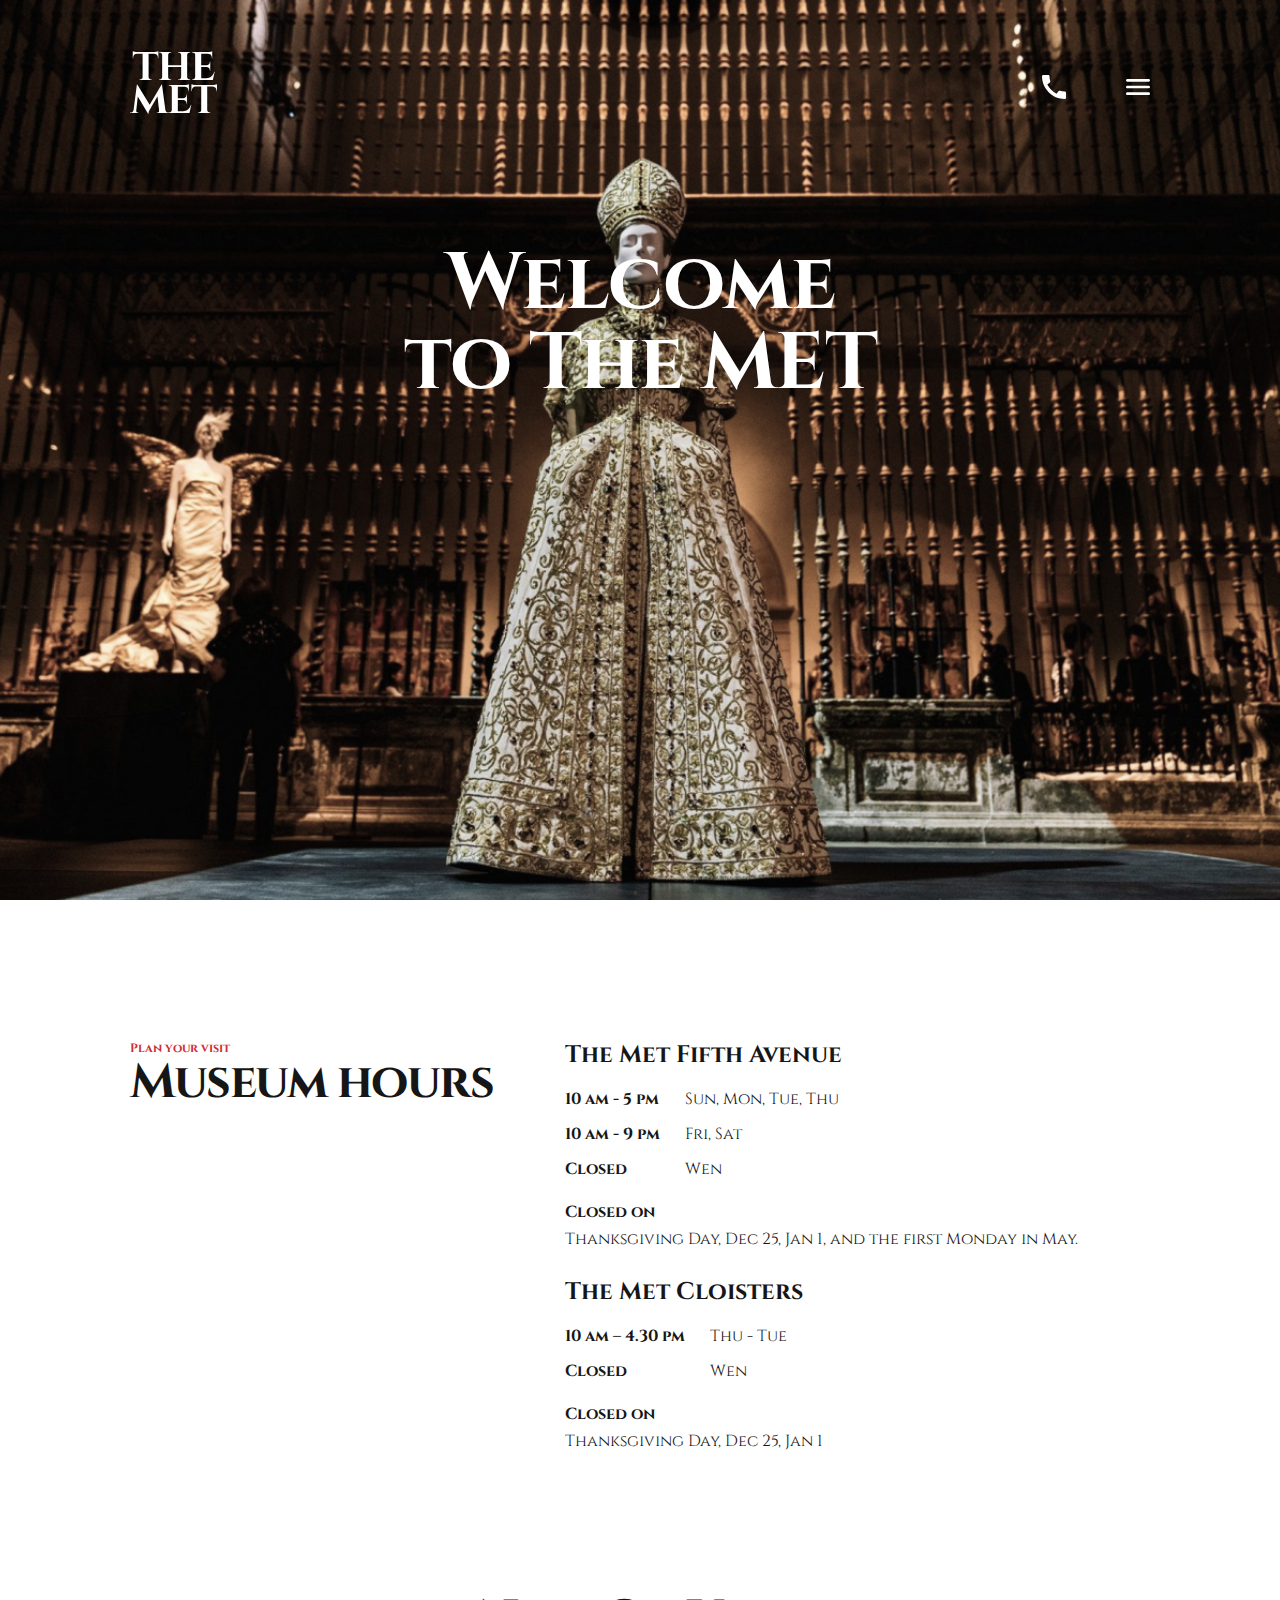
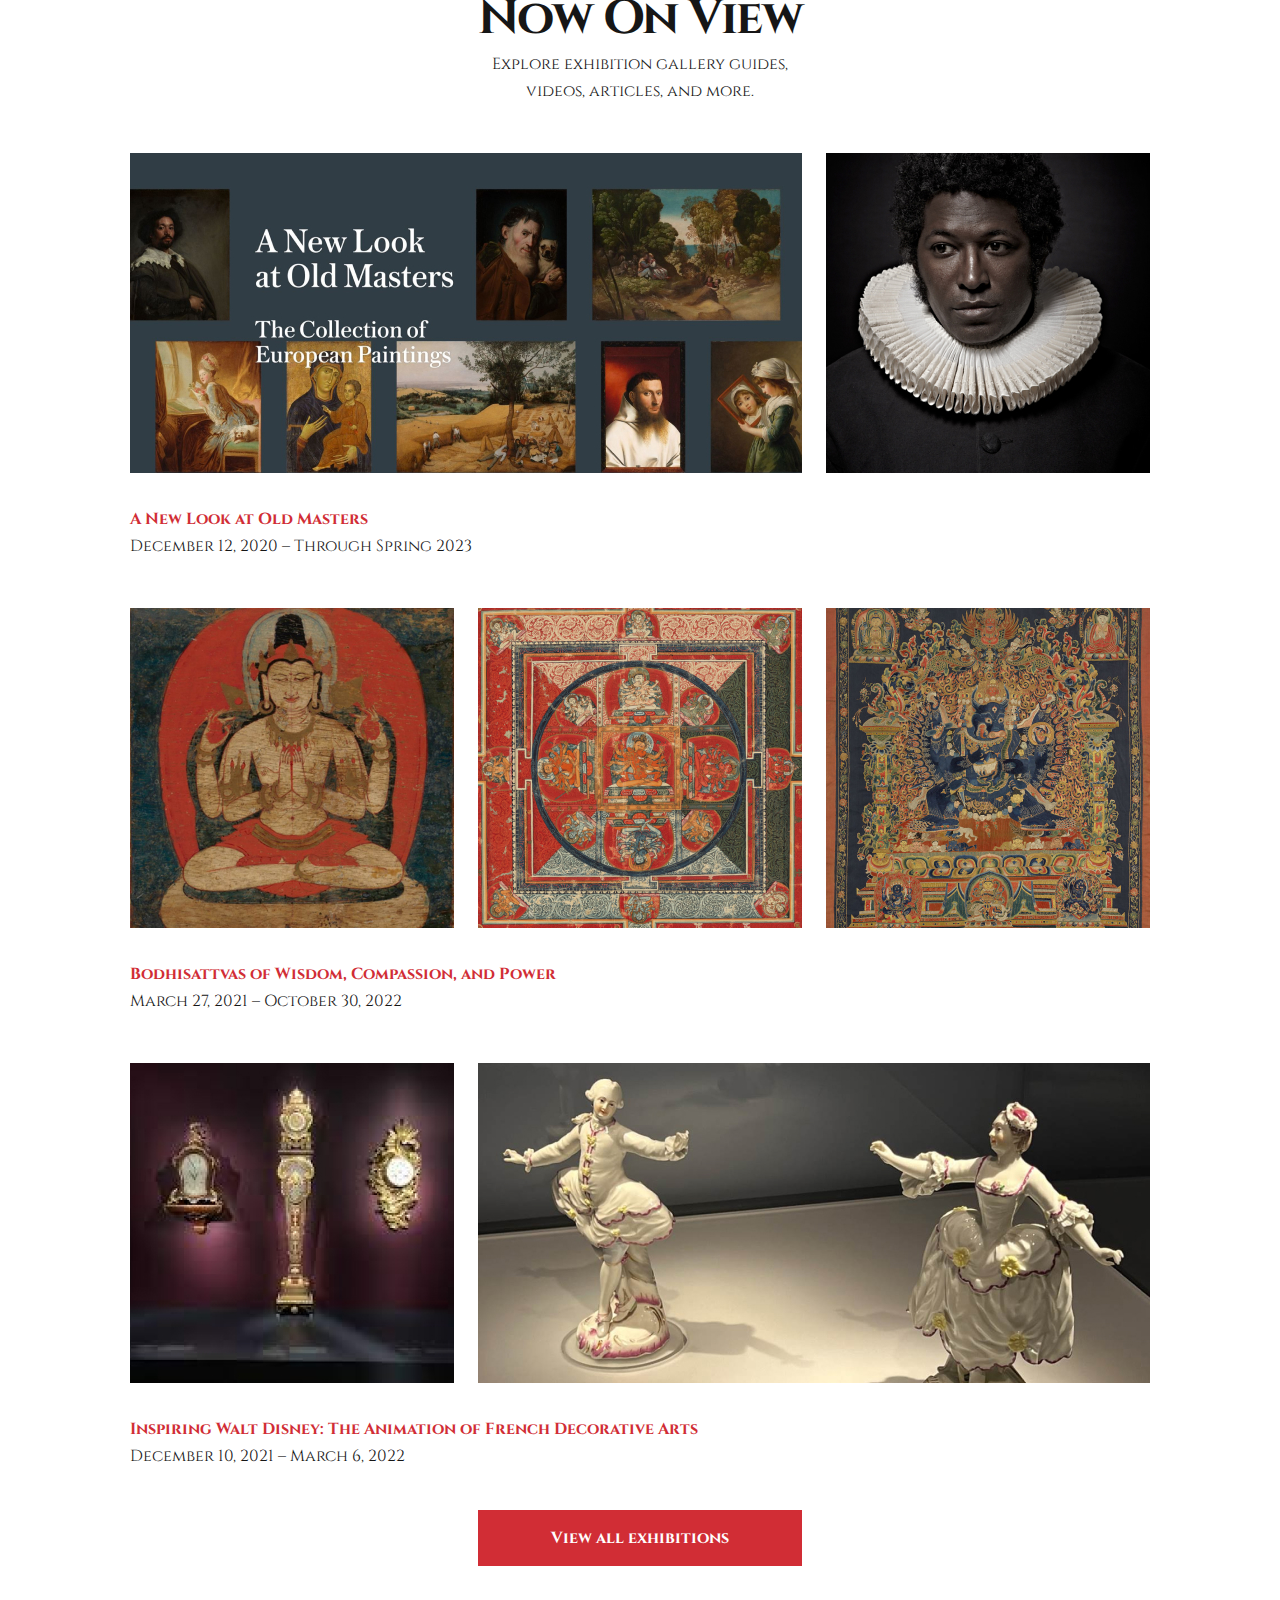
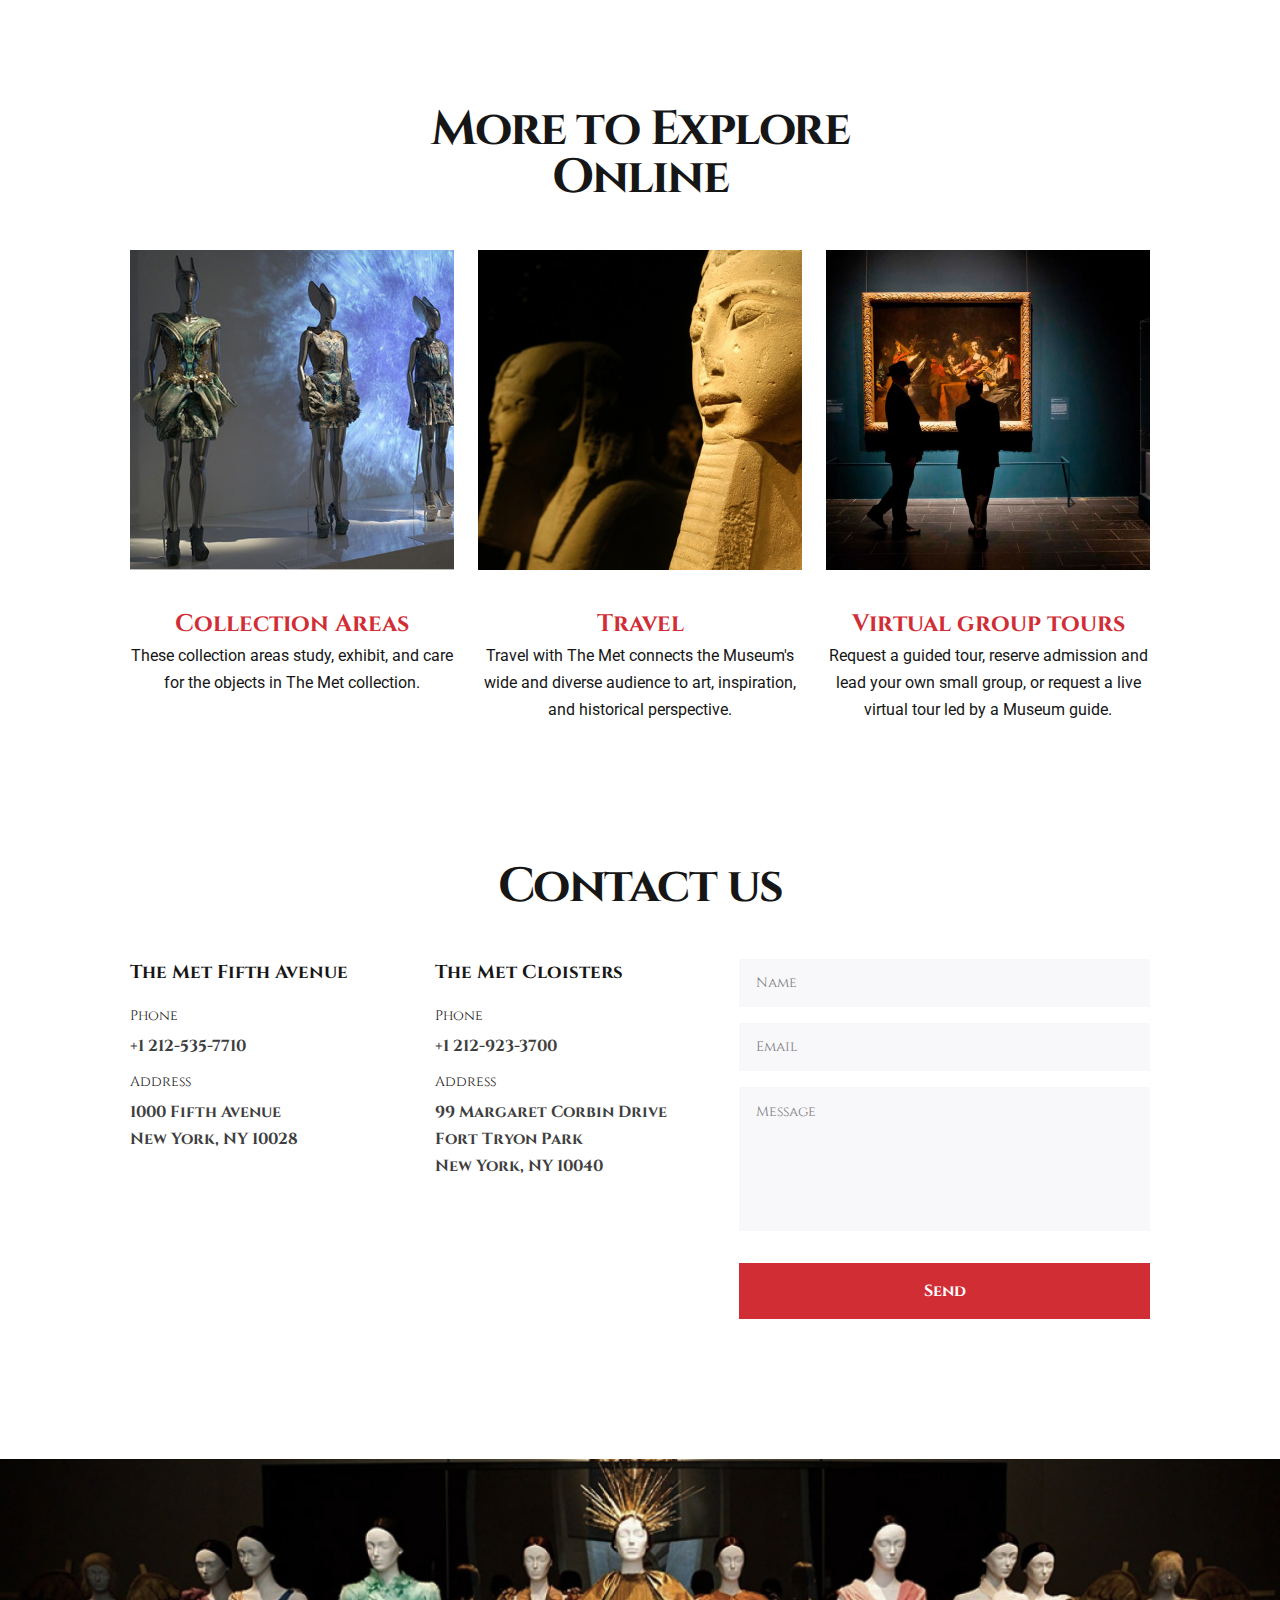
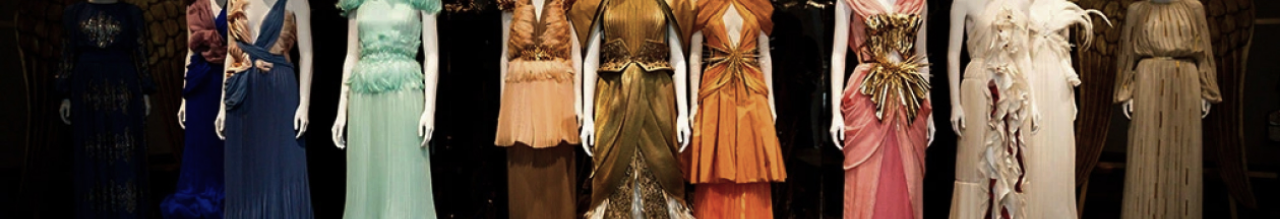
<file: index.html>
<!DOCTYPE html><html lang="en" class="page"><head><meta charset="UTF-8"><meta name="viewport" content="width=device-width, initial-scale=1.0"><title>The Met</title><link rel="preconnect" href="https://fonts.googleapis.com"><link rel="preconnect" href="https://fonts.gstatic.com" crossorigin="anonymous"><link href="https://fonts.googleapis.com/css2?family=Cinzel:wght@400;700&family=Roboto&display=swap" rel="stylesheet"><link rel="stylesheet" href="main.c9f9e653.css"><link rel="icon" type="image/x-icon" href="favicon.0dfe1570.ico"><script src="main.b2b0b56a.js" defer></script></head><body class="page__body"> <header class="header page__section"> <div class="container"> <div class="top-actions"> <a href="#" class="logo"> <img src="logo.6c26cf95.svg" alt="MET" class="logo__img"> </a> <div class="header__buttons"> <a href="tel: +1 212-535-7710" class="header__call icon icon--phone"> <div class="header__call-info"> <p> The Met Fifth Avenue <br> +1 212-535-7710 </p> <p> The Met Cloisters <br> +1212-923-3700 </p> </div> </a> <a href="#menu" class="icon icon--menu"></a> </div> </div> <h1 class="header__title"> Welcome<br> to The MET </h1> </div> </header> <nav class="page__menu menu" id="menu"> <div class="container"> <div class="menu__content"> <div class="menu__top top-actions"> <a href="#" class="logo"> <img src="logo.6c26cf95.svg" alt="MET" class="logo__img"> </a> <a href="#" class="icon icon--cross"></a> </div> <ul class="menu__list"> <li class="menu__item"> <a href="#" class="menu__link">Home</a> </li> <li class="menu__item"> <a href="#about" class="menu__link">About us</a> </li> <li class="menu__item"> <a href="#view" class="menu__link">Now on view</a> </li> <li class="menu__item"> <a href="#explore" class="menu__link">Explore online</a> </li> <li class="menu__item"> <a href="#contacts" class="menu__link">Contacts</a> </li> </ul> <div class="menu__phones"> The Met Fifth Avenue <a href="tel: +1 212-535-7710" class="menu__call menu__call--phone"> +1 212-535-7710 </a> The Met Cloisters <a href="tel: +1 212-923-3700" class="menu__call menu__call--phone"> +1 212-923-3700 </a> <a href="tel: +1 212-535-7710" class="menu__call menu__call--action"> Call to Order </a> </div> </div> </div> </nav> <main> <section class="page__section about" id="about"> <div class="container"> <div class="grid grid--desktop"> <div class="grid__item grid__item--laptop--1-3 grid__item--desktop--1-5"> <p class="about__visit">Plan your visit</p> <h2 class="about__title">Museum hours</h2> </div> <div class="grid__item grid__item--laptop--4-6 grid__item--desktop--6-12"> <div class="about__block"> <h3 class="about__name">The Met Fifth Avenue</h3> <div class="about__timetable"> <div class="about__text about__text--bold"> <p class="about__table-text">10 am - 5 pm</p> <p class="about__table-text">10 am - 9 pm</p> <p class="about__table-text">Closed</p> </div> <div class="about__text"> <p class="about__table-text"> Sun, Mon, Tue, Thu </p> <p class="about__table-text">Fri, Sat</p> <p class="about__table-text">Wen</p> </div> </div> <p class="about__text about__text--bold"> Closed on </p> <p class="about__text">Thanksgiving Day, Dec 25, Jan 1, and the first Monday in May.</p> </div> <div class="about__block"> <h3 class="about__name">The Met Cloisters</h3> <div class="about__timetable"> <div class="about__text about__text--bold"> <p class="about__table-text">10 am – 4.30 pm</p> <p class="about__table-text">Closed</p> </div> <div class="about__text"> <p class="about__table-text">Thu - Tue</p> <p class="about__table-text">Wen</p> </div> </div> <p class="about__text about__text--bold">Closed on</p> <p class="about__text">Thanksgiving Day, Dec 25, Jan 1</p> </div> </div> </div> </div> </section> <section class="page__section gallery" id="view"> <div class="container"> <h2 class="page__section-title gallery__title"> Now On View </h2> <p class="gallery__text">Explore exhibition gallery guides, videos, articles, and more.</p> <div class="gallery__places"> <div class="gallery__place place"> <div class="place__photos"> <div class="grid place__photo-container"> <div class="grid__item grid__item--laptop--1-4 grid__item--desktop--1-8"> <img src="gallery_1.e80bed0f.jpg" alt="1" class="place__photo place__photo--large"> </div> <div class="grid__item grid__item--laptop--5-6 grid__item--desktop--9-12"> <img src="gallery_2.ba2a46f6.jpg" alt="1" class="place__photo"> </div> </div> </div> <div class="place__description"> <p class="place__name"> <a href="#" class="link"> A New Look at Old Masters </a> </p> December 12, 2020 – Through Spring 2023 </div> </div> <div class="gallery__place place"> <div class="place__photos"> <div class="grid grid--mobile place__photo-container"> <div class="grid__item grid__item--laptop--1-3 grid__item--desktop--1-4"> <img src="gallery_3.f7ab3557.jpg" alt="1" class="place__photo"> </div> <div class="grid__item grid__item--laptop--4-6 grid__item--desktop--5-8"> <img src="gallery_4.db064541.jpg" alt="1" class="place__photo"> </div> <div class="grid__item grid__item--hidden grid__item--desktop--9-12"> <img src="gallery_5.238d1068.jpg" alt="1" class="place__photo"> </div> </div> </div> <div class="place__description"> <p class="place__name"> <a href="#" class="link"> Bodhisattvas of Wisdom, Compassion, and Power </a> </p> March 27, 2021 – October 30, 2022 </div> </div> <div class="gallery__place place"> <div class="place__photos"> <div class="grid place__photo-container"> <div class="grid__item grid__item--laptop--1-2 grid__item--desktop--1-4"> <img src="gallery_6.a0d592c4.jpg" alt="1" class="place__photo"> </div> <div class="grid__item grid__item--laptop--3-6 grid__item--desktop--5-12"> <img src="gallery_7.e4e96a0f.jpg" alt="1" class="place__photo place__photo--large-bottom"> </div> </div> </div> <div class="place__description"> <p class="place__name"> <a href="#" class="link"> Inspiring Walt Disney: The Animation of French Decorative Arts </a> </p> December 10, 2021 – March 6, 2022 </div> </div> </div> <div class="grid"> <div class="grid__item--1-2 grid__item--laptop--2-5 grid__item--desktop--5-8"> <a href="#" class="button"> View all exhibitions </a> </div> </div> </div> </section> <section class="page__section explores" id="explore"> <div class="container"> <div class="grid"> <h2 class="page__section-title explores__title grid__item--1-2 grid__item--laptop--2-5 grid__item--desktop--4-9"> More to Explore Online </h2> <div class="explores__item grid__item--1-2 grid__item--laptop--2-5 grid__item--desktop--1-4"> <div class="explore"> <img src="explore_1.9b107a2f.jpg" alt="Collection Areas" class="explore__photo"> <h3 class="explore__name"> <a href="#" class="link"> Collection Areas </a> </h3> <div class="explore__desc"> These collection areas study, exhibit, and care for the objects in The Met collection. </div> </div> </div> <div class="explores__item grid__item--1-2 grid__item--laptop--2-5 grid__item--desktop--5-8"> <div class="explore"> <img src="explore_2.337a2efb.jpg" alt="Travel" class="explore__photo"> <h3 class="explore__name"> <a href="#" class="link"> Travel </a> </h3> <div class="explore__desc"> Travel with The Met connects the Museum's wide and diverse audience to art, inspiration, and historical perspective. </div> </div> </div> <div class="explores__item grid__item--1-2 grid__item--laptop--2-5 grid__item--desktop--9-12"> <div class="explore"> <img src="explore_3.7a4a826e.jpg" alt="Virtual group tours" class="explore__photo"> <h3 class="explore__name"> <a href="#" class="link"> Virtual group tours </a> </h3> <div class="explore__desc"> Request a guided tour, reserve admission and lead your own small group, or request a live virtual tour led by a Museum guide. </div> </div> </div> </div> </div> </section> <section class="page__section contact-us" id="contacts"> <div class="container"> <h2 class="contact-us__title page__section-title">Contact us</h2> <div class="grid grid--desktop"> <div class="contact-us__content grid__item--desktop--1-7 grid__item--laptop--1-3"> <div class="contact-us__group"> <h3 class="contact-us__name"> The Met Fifth Avenue </h3> <div class="contact-us__info"> <div class="contact-us__info-title"> Phone </div> <a href="tel:+1 212-535-7710" class="contact-us__info-link"> +1 212-535-7710 </a> </div> <div class="contact-us__info"> <div class="contact-us__info-title"> Address </div> <a href="#" class="contact-us__info-link"> 1000 Fifth Avenue<br>New York, NY 10028 </a> </div> </div> <div class="contact-us__group"> <h3 class="contact-us__name"> The Met Cloisters </h3> <div class="contact-us__info"> <div class="contact-us__info-title"> Phone </div> <a href="tel:+1 212-923-3700" class="contact-us__info-link"> +1 212-923-3700 </a> </div> <div class="contact-us__info"> <div class="contact-us__info-title"> Address </div> <a href="#" class="contact-us__info-link"> 99 Margaret Corbin Drive <br> Fort Tryon Park<br> New York, NY 10040 </a> </div> </div> </div> <div class="grid__item--desktop--8-12 grid__item--laptop--4-6"> <form action="#"> <input class="contact-us__field form-field" name="Name" type="text" placeholder="Name"> <input name="Email" type="email" class="contact-us__field form-field" placeholder="Email"> <textarea name="message" class="contact-us__field contact-us__field--last form-field form-field--textarea" placeholder="Message"></textarea> <button class="button" type="submit"> Send </button> </form> </div> </div> </div> </section> </main> <footer class="footer"> </footer> </body></html>
</file>
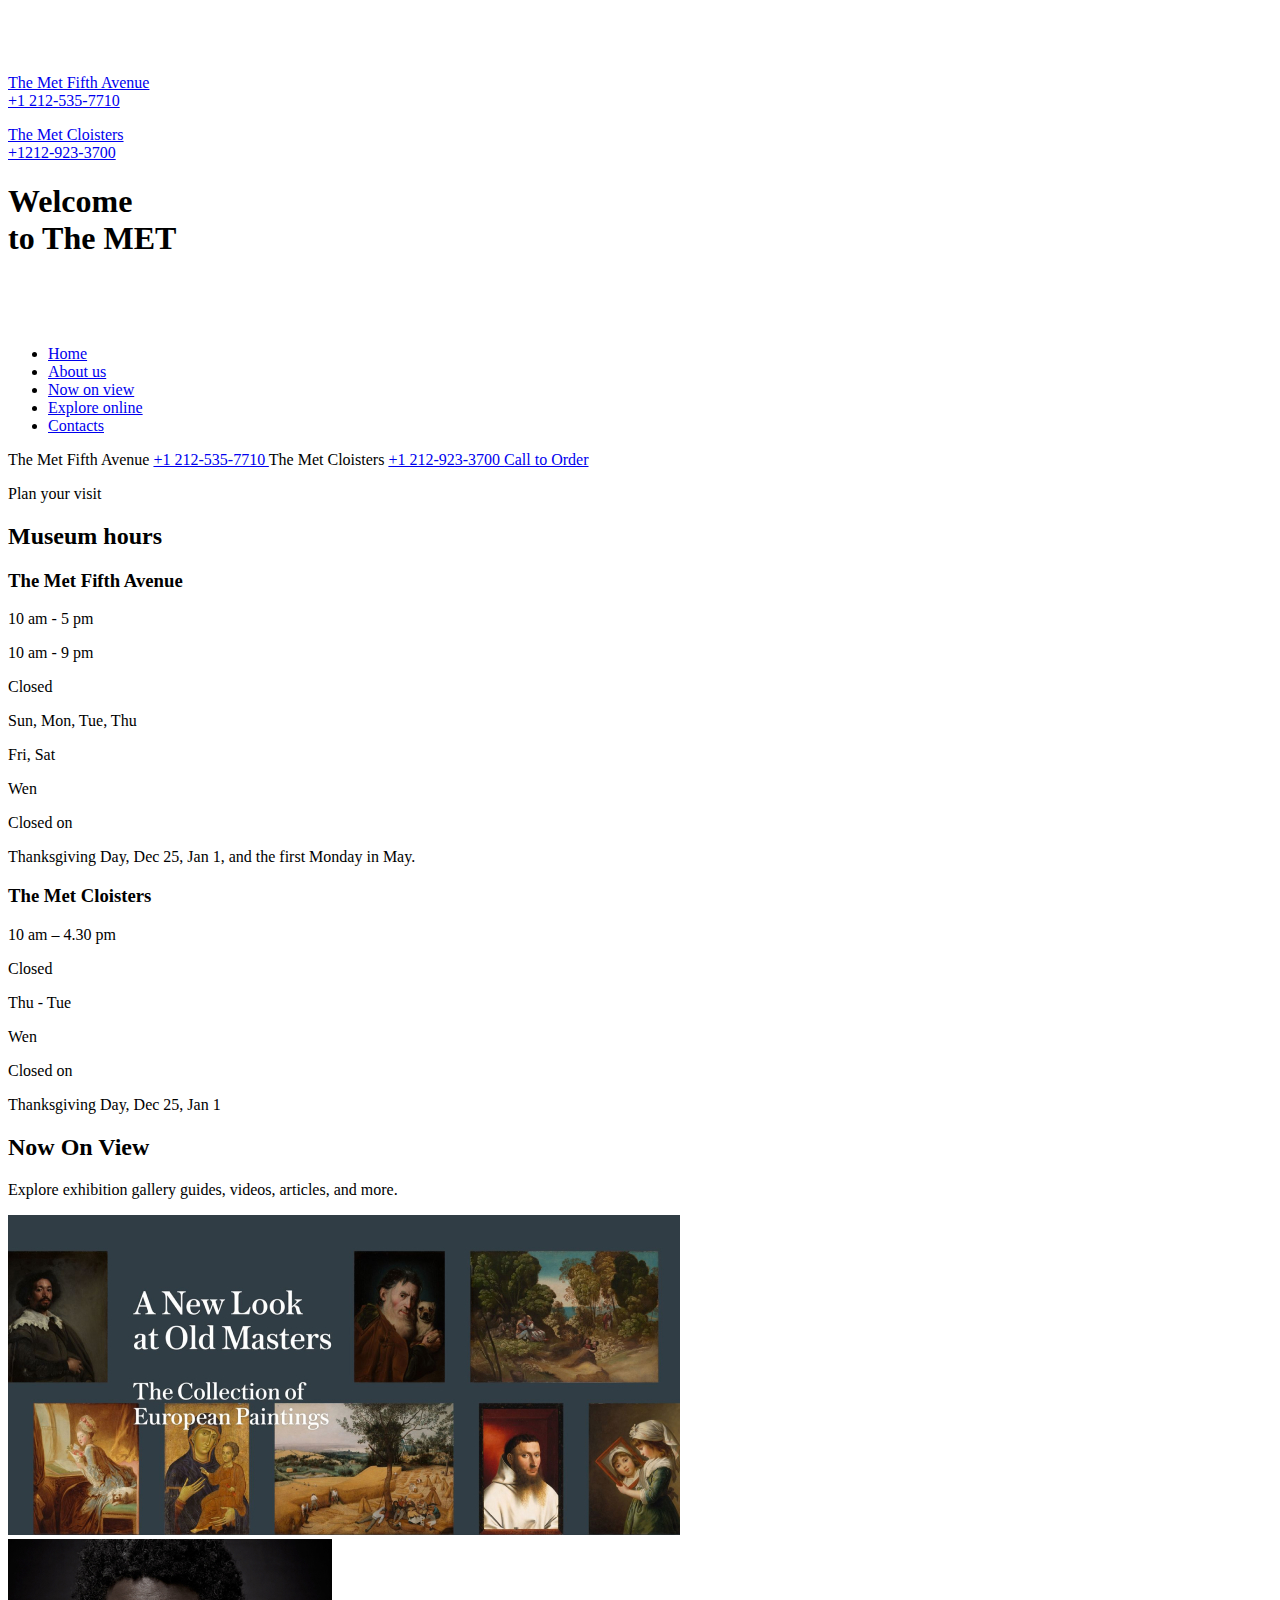
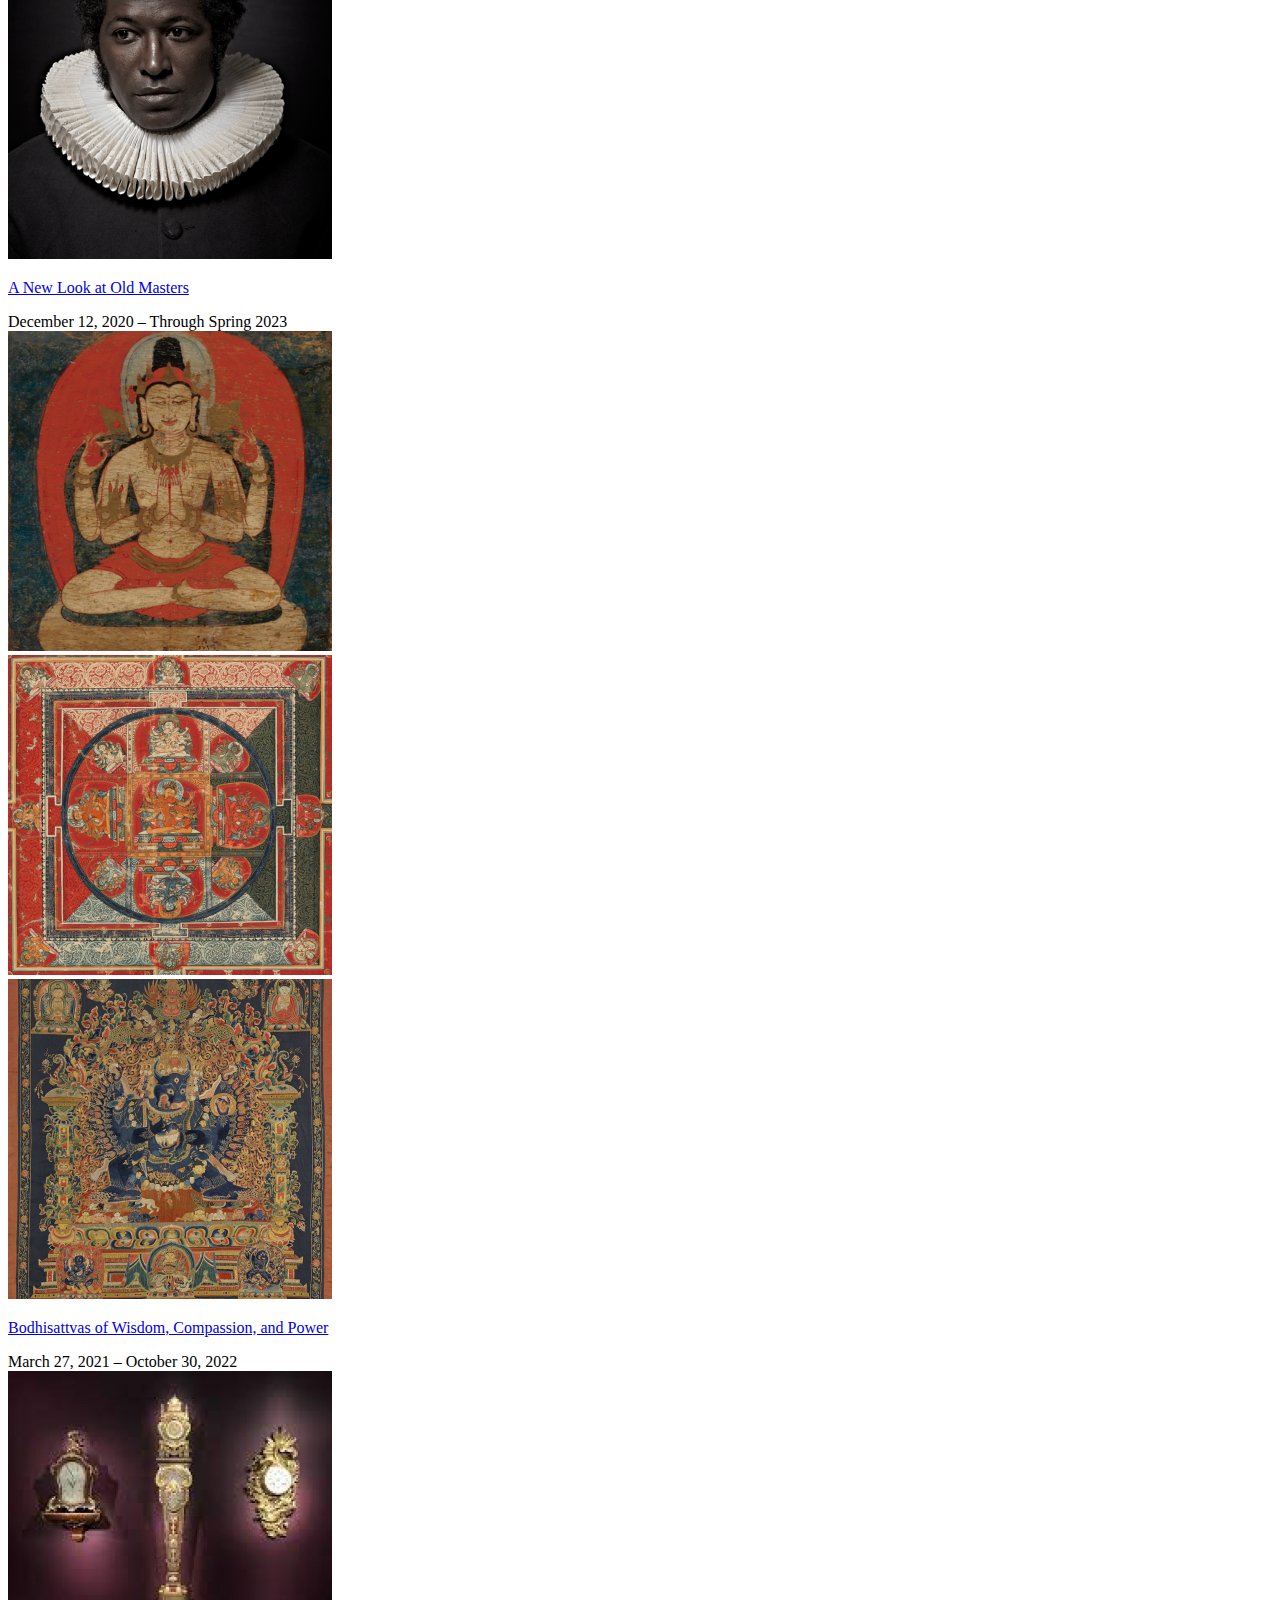
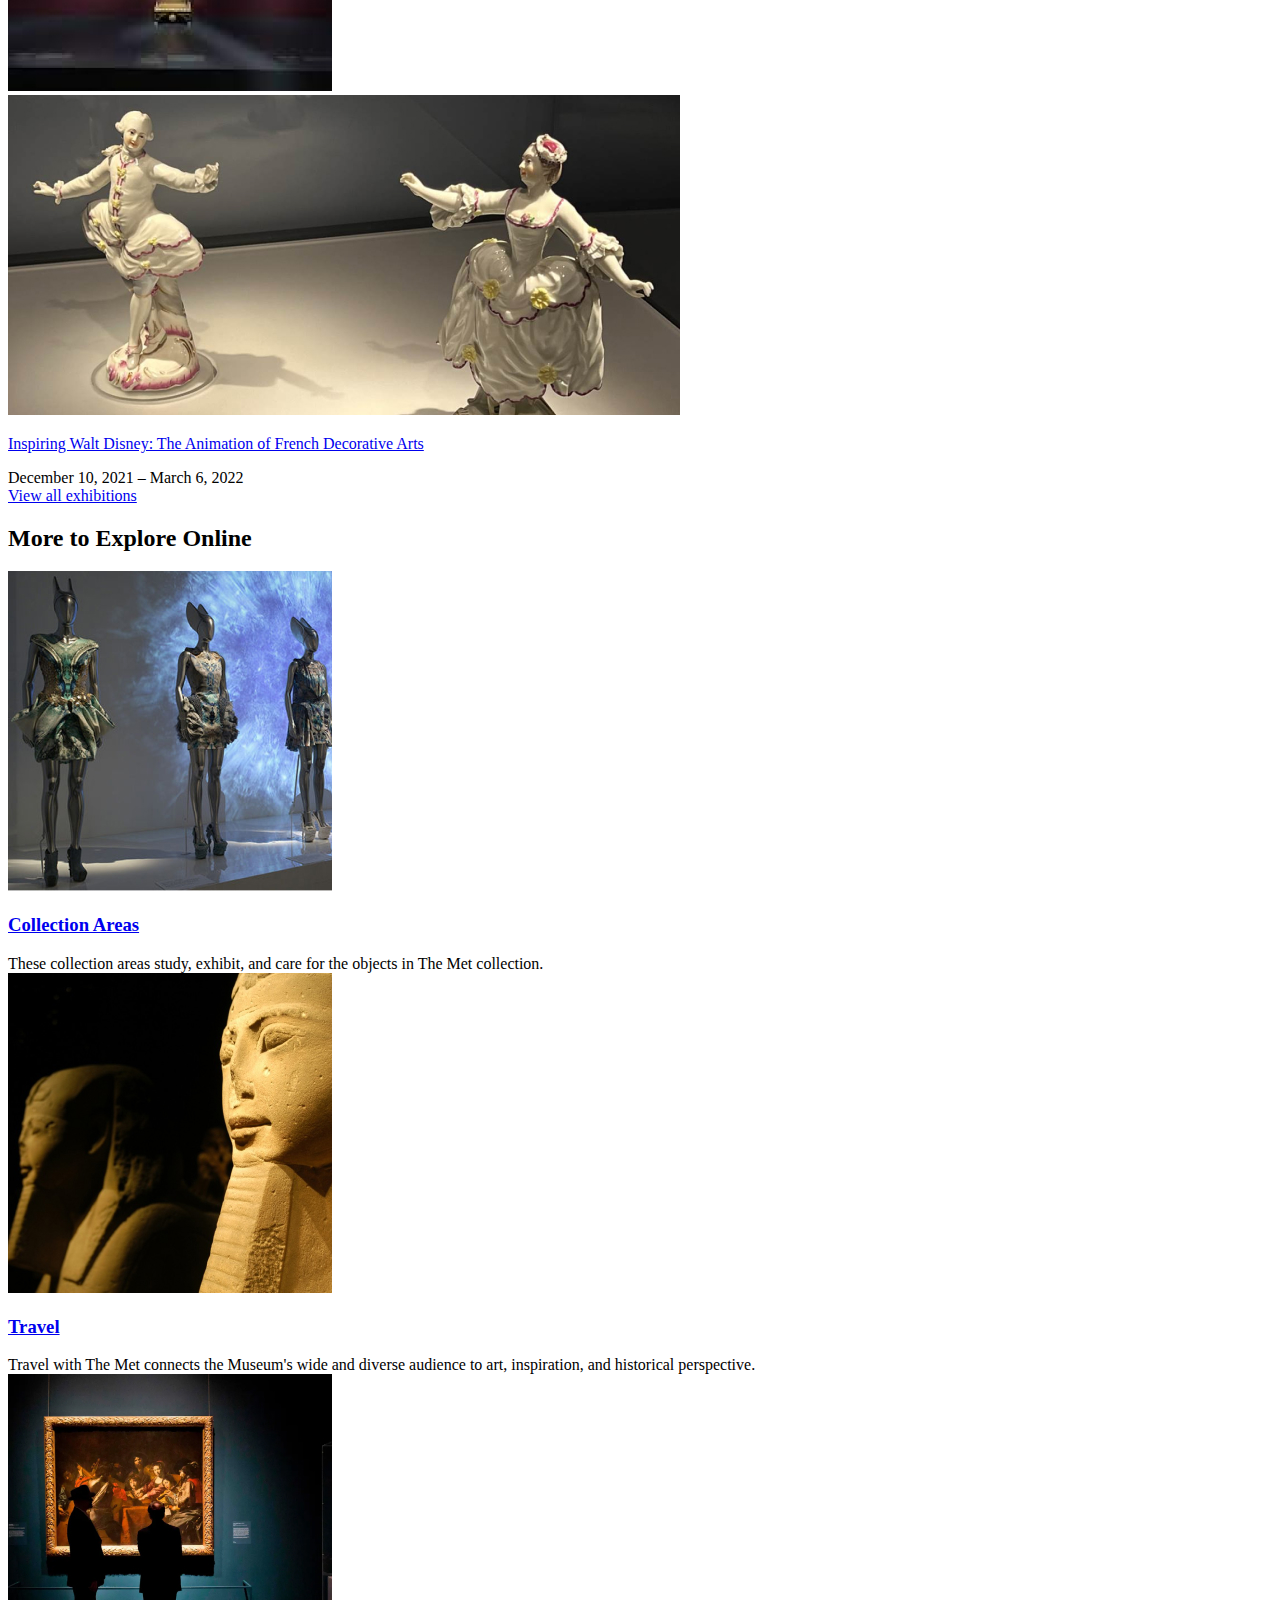
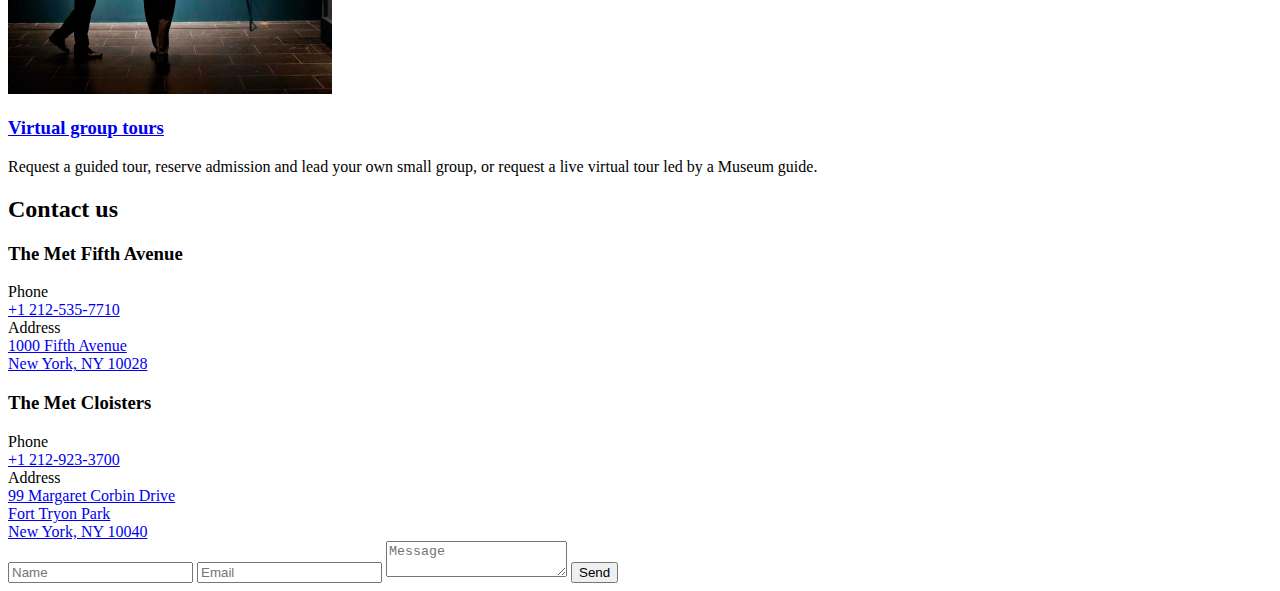
<file: src/index.html>
<!DOCTYPE html>
<html lang="en" class="page">
  <head>
    <meta charset="UTF-8">
    <meta name="viewport" content="width=device-width, initial-scale=1.0">
    <title>The Met</title>
    <link rel="preconnect" href="https://fonts.googleapis.com">
    <link rel="preconnect"
      href="https://fonts.gstatic.com" crossorigin="anonymous">
    <link href="https://fonts.googleapis.com/css2?family=Cinzel:wght@400;700&family=Roboto&display=swap" rel="stylesheet">
    <link rel="stylesheet" href="./styles/main.scss">
    <link
      rel="icon"
      type="image/x-icon"
      href="images/favicon.ico"
    >
    <script src="scripts/main.js" defer></script>
  </head>
  <body class="page__body">
    <header class="header page__section">
      <div class="container">
        <div class="top-actions">
          <a href="#" class="logo">
            <img
              src="./images/logo.svg"
              alt="MET"
              class="logo__img"
            >
          </a>
          <div class="header__buttons">
            <a
              href="tel: +1 212-535-7710"
              class="header__call icon icon--phone"
            >
              <div class="header__call-info">
                <p> The Met Fifth Avenue <br>
                  +1 212-535-7710
                </p>
                <p> The Met Cloisters <br>
                  +1212-923-3700
                </p>
              </div>
            </a>
            <a href="#menu" class="icon icon--menu"></a>
          </div>

        </div>
        <h1 class="header__title">
          Welcome<br>
          to The MET
        </h1>
      </div>
    </header>

    <nav class="page__menu menu" id="menu">
      <div class="container">
        <div class="menu__content">
          <div class="menu__top top-actions">
            <a href="#" class="logo">
              <img
                src="./images/logo.svg"
                alt="MET"
                class="logo__img"
              >
            </a>
            <a href="#" class="icon icon--cross"></a>
          </div>

          <ul class="menu__list">
            <li class="menu__item">
              <a href="#" class="menu__link">Home</a>
            </li>
            <li class="menu__item">
              <a href="#about" class="menu__link">About us</a>
            </li>
            <li class="menu__item">
              <a href="#view" class="menu__link">Now on view</a>
            </li>
            <li class="menu__item">
              <a href="#explore" class="menu__link">Explore online</a>
            </li>
            <li class="menu__item">
              <a href="#contacts" class="menu__link">Contacts</a>
            </li>
          </ul>

          <div class="menu__phones">
            The Met Fifth Avenue
            <a
              href="tel: +1 212-535-7710"
              class="menu__call menu__call--phone"
            >
              +1 212-535-7710
            </a>
            The Met Cloisters
            <a
              href="tel: +1 212-923-3700"
              class="menu__call menu__call--phone"
            >
              +1 212-923-3700
            </a>
            <a
              href="tel: +1 212-535-7710"
              class="menu__call menu__call--action"
            >
              Call to Order
            </a>
          </div>
        </div>
      </div>
    </nav>

    <main>
      <section class="page__section about" id="about">
        <div class="container">
          <div class="grid grid--desktop">
            <div class="
              grid__item
              grid__item--laptop--1-3
              grid__item--desktop--1-5"
            >
              <p class="about__visit">Plan your visit</p>
              <h2 class="about__title">Museum hours</h2>
            </div>

            <div class="
              grid__item
              grid__item--laptop--4-6
              grid__item--desktop--6-12"
            >
              <div class="about__block">
                <h3 class="about__name">The Met Fifth Avenue</h3>
                <div class="about__timetable">
                  <div class="
                    about__text
                    about__text--bold"
                  >
                    <p class="about__table-text">10 am - 5 pm</p>
                    <p class="about__table-text">10 am - 9 pm</p>
                    <p class="about__table-text">Closed</p>
                  </div>
                  <div class="about__text">
                    <p class="about__table-text">
                      Sun, Mon, Tue, Thu
                    </p>
                    <p class="about__table-text">Fri, Sat</p>
                    <p class="about__table-text">Wen</p>
                  </div>
                </div>
                <p class="
                  about__text
                  about__text--bold"
                >
                  Closed on
                </p>
                <p class="about__text">Thanksgiving Day, Dec 25, Jan 1, and the first Monday in May.</p>
              </div>

              <div class="about__block">
                <h3 class="about__name">The Met Cloisters</h3>
                <div class="about__timetable">
                  <div class="
                    about__text
                    about__text--bold"
                  >
                    <p class="about__table-text">10 am – 4.30 pm</p>
                    <p class="about__table-text">Closed</p>
                  </div>
                  <div class="about__text">
                    <p class="about__table-text">Thu - Tue</p>
                    <p class="about__table-text">Wen</p>
                  </div>
                </div>
                <p class="
                  about__text
                  about__text--bold"
                >Closed on</p>
                <p class="about__text">Thanksgiving Day, Dec 25, Jan 1</p>
              </div>
            </div>
          </div>
        </div>
      </section>

      <section class="page__section gallery" id="view">
        <div class="container">
          <h2 class="page__section-title gallery__title">
            Now On View
          </h2>

          <p class="gallery__text">Explore exhibition gallery guides, videos, articles, and more.</p>

          <div class="gallery__places">
            <div class="gallery__place place">
              <div class="place__photos">
                <div class="grid place__photo-container">
                  <div class="
                    grid__item
                    grid__item--laptop--1-4
                    grid__item--desktop--1-8"
                  >
                    <img
                      src="./images/photos/gallery_1.jpg"
                      alt="1"
                      class="place__photo place__photo--large"
                    >
                  </div>
                  <div class="
                    grid__item
                    grid__item--laptop--5-6
                    grid__item--desktop--9-12"
                  >
                    <img
                      src="./images/photos/gallery_2.jpg"
                      alt="1"
                      class="place__photo"
                    >
                  </div>
                </div>
              </div>
              <div class="place__description">
                <p class="place__name">
                  <a href="#" class="link">
                    A New Look at Old Masters
                  </a>
                </p>
                December 12, 2020 – Through Spring 2023
              </div>
            </div>

            <div class="gallery__place place">
              <div class="place__photos">
                <div class="
                  grid
                  grid--mobile
                  place__photo-container"
                >
                  <div class="
                    grid__item
                    grid__item--laptop--1-3
                    grid__item--desktop--1-4"
                  >
                    <img
                      src="./images/photos/gallery_3.jpg"
                      alt="1"
                      class="place__photo"
                    >
                  </div>
                  <div class="
                    grid__item
                    grid__item--laptop--4-6
                    grid__item--desktop--5-8"
                  >
                    <img
                      src="./images/photos/gallery_4.jpg"
                      alt="1"
                      class="place__photo"
                    >
                  </div>
                  <div class="
                    grid__item
                    grid__item--hidden
                    grid__item--desktop--9-12"
                  >
                    <img
                      src="./images/photos/gallery_5.jpg"
                      alt="1"
                      class="place__photo"
                    >
                  </div>
                </div>
              </div>
              <div class="place__description">
                <p class="place__name">
                  <a href="#" class="link">
                    Bodhisattvas of Wisdom, Compassion, and Power
                  </a>
                </p>
                March 27, 2021 – October 30, 2022
              </div>
            </div>

            <div class="gallery__place place">
              <div class="place__photos">
                <div class="grid place__photo-container">
                  <div class="
                    grid__item
                    grid__item--laptop--1-2
                    grid__item--desktop--1-4"
                  >
                    <img
                      src="./images/photos/gallery_6.jpg"
                      alt="1"
                      class="place__photo"
                    >
                  </div>
                  <div class="
                    grid__item
                    grid__item--laptop--3-6
                    grid__item--desktop--5-12"
                  >
                    <img
                      src="./images/photos/gallery_7.jpg"
                      alt="1"
                      class="
                        place__photo
                        place__photo--large-bottom"
                    >
                  </div>
                </div>
              </div>
              <div class="place__description">
                <p class="place__name">
                  <a href="#" class="link">
                    Inspiring Walt Disney:
                    The Animation of French Decorative Arts
                  </a>
                </p>
                  December 10, 2021 – March 6, 2022
              </div>
            </div>
          </div>

          <div class="grid">
            <div class="
              grid__item--1-2
              grid__item--laptop--2-5
              grid__item--desktop--5-8"
            >
              <a href="#" class="button">
                View all exhibitions
              </a>
            </div>
          </div>
        </div>
      </section>

      <section class="page__section explores" id="explore">
        <div class="container">
          <div class="grid">
            <h2 class="
              page__section-title
              explores__title
              grid__item--1-2
              grid__item--laptop--2-5
              grid__item--desktop--4-9"
            >
              More to Explore Online
            </h2>
            <div class="
              explores__item
              grid__item--1-2
              grid__item--laptop--2-5
              grid__item--desktop--1-4"
            >
              <div class="explore">
                <img
                  src="./images/photos/explore_1.jpg" alt="Collection Areas"
                  class="explore__photo"
                >
                <h3 class="explore__name">
                  <a href="#" class="link">
                    Collection Areas
                  </a>
                </h3>
                <div class="explore__desc">
                  These collection areas study, exhibit, and care for the objects in The Met collection.
                </div>
              </div>
            </div>
            <div class="
              explores__item
              grid__item--1-2
              grid__item--laptop--2-5
              grid__item--desktop--5-8"
            >
              <div class="explore">
                <img
                  src="./images/photos/explore_2.jpg" alt="Travel"
                  class="explore__photo"
                >
                <h3 class="explore__name">
                  <a href="#" class="link">
                    Travel
                  </a>
                </h3>
                <div class="explore__desc">
                  Travel with The Met connects the Museum's wide and diverse audience to art, inspiration, and historical perspective.
                </div>
              </div>
            </div>
            <div class="
              explores__item
              grid__item--1-2
              grid__item--laptop--2-5
              grid__item--desktop--9-12"
            >
              <div class="explore">
                <img
                  src="./images/photos/explore_3.jpg" alt="Virtual group tours"
                  class="explore__photo"
                >
                <h3 class="explore__name">
                  <a href="#" class="link">
                    Virtual group tours
                  </a>
                </h3>
                <div class="explore__desc">
                  Request a guided tour, reserve admission and lead your own small group, or request a live virtual tour led by a Museum guide.
                </div>
              </div>
            </div>
          </div>
        </div>
      </section>

      <section class="page__section contact-us" id="contacts">
        <div class="container">
          <h2 class="
            contact-us__title
            page__section-title"
          >Contact us</h2>

          <div class="grid grid--desktop">
            <div class="
              contact-us__content
              grid__item--desktop--1-7
              grid__item--laptop--1-3"
            >
              <div class="contact-us__group">
                <h3 class="contact-us__name">
                  The Met Fifth Avenue
                </h3>
                <div class="contact-us__info">
                  <div class="contact-us__info-title">
                    Phone
                  </div>
                  <a
                    href="tel:+1 212-535-7710"
                    class="contact-us__info-link"
                  >
                    +1 212-535-7710
                  </a>
                </div>
                <div class="contact-us__info">
                  <div class="contact-us__info-title">
                    Address
                  </div>
                  <a
                    href="#"
                    class="contact-us__info-link"
                  >
                    1000 Fifth Avenue<br>New York, NY 10028
                  </a>
                </div>
              </div>

              <div class="contact-us__group">
                <h3 class="contact-us__name">
                  The Met Cloisters
                </h3>
                <div class="contact-us__info">
                  <div class="contact-us__info-title">
                    Phone
                  </div>
                  <a
                    href="tel:+1 212-923-3700"
                    class="contact-us__info-link"
                  >
                    +1 212-923-3700
                  </a>
                </div>
                <div class="contact-us__info">
                  <div class="contact-us__info-title">
                    Address
                  </div>
                  <a
                    href="#"
                    class="contact-us__info-link"
                  >
                    99 Margaret Corbin Drive <br>
                    Fort Tryon Park<br>
                    New York, NY 10040
                  </a>
                </div>
              </div>
            </div>

            <div class="
              grid__item--desktop--8-12
              grid__item--laptop--4-6"
            >
              <form action="#">
                <input
                  class="contact-us__field form-field"
                  name="Name"
                  type="text"
                  placeholder="Name"
                >
                <input
                  name="Email"
                  type="email"
                  class="contact-us__field form-field"
                  placeholder="Email"
                >
                <textarea
                  name="message"
                  class="
                    contact-us__field
                    contact-us__field--last
                    form-field
                    form-field--textarea"
                  placeholder="Message"
                ></textarea>

                <button class="button" type="submit">
                  Send
                </button>
              </form>
            </div>
          </div>
        </div>
      </section>
    </main>

    <footer class="footer">
    </footer>
  </body>
</html>
</file>
<file: main.c9f9e653.css>
body,h1,h2,h3,h4,p,ul{margin:0;padding:0}.page{font-family:Cinzel,serif;font-weight:400;font-size:16px;line-height:27px;color:#161616;scroll-behavior:smooth}.page__menu{position:fixed;top:0;left:0;right:0;transform:translateX(-100%);transition:transform .3s}.page__menu:target{transform:translateX(0)}.page__section{margin-bottom:100px;text-align:center}.page__section:first-child{text-align:left}@media (min-width:740px){.page__section{margin-bottom:140px}}.page__section-title{font-size:32px;line-height:32px;letter-spacing:-1.5px}@media (min-width:740px){.page__section-title{font-size:48px;line-height:48px}}.logo__img{width:64px;height:46px}@media (min-width:740px){.logo__img{width:87px;height:65px}}.container{margin:0 auto;max-width:1020px;padding:0 20px}@media (min-width:740px){.container{padding:0 40px}}.grid{display:grid;grid-template-columns:repeat(2,1fr);column-gap:20px}.grid--mobile{display:grid;grid-template-columns:repeat(3,1fr);column-gap:8px}@media (min-width:740px){.grid{grid-template-columns:repeat(6,1fr);column-gap:24px}}@media (min-width:1020px){.grid{grid-template-columns:repeat(12,1fr);column-gap:24px}}.grid--desktop{display:block}@media (min-width:740px){.grid--desktop{display:grid}}@media (min-width:740px){.grid__item--hidden{display:none}}@media (min-width:1020px){.grid__item--hidden{display:grid}}.grid__item--1-1{grid-column:1/2}.grid__item--1-2{grid-column:1/3}.grid__item--2-2{grid-column:2/3}@media (min-width:740px){.grid__item--laptop--1-1{grid-column:1/2}}@media (min-width:740px){.grid__item--laptop--1-2{grid-column:1/3}}@media (min-width:740px){.grid__item--laptop--1-3{grid-column:1/4}}@media (min-width:740px){.grid__item--laptop--1-4{grid-column:1/5}}@media (min-width:740px){.grid__item--laptop--1-5{grid-column:1/6}}@media (min-width:740px){.grid__item--laptop--1-6{grid-column:1/7}}@media (min-width:740px){.grid__item--laptop--2-2{grid-column:2/3}}@media (min-width:740px){.grid__item--laptop--2-3{grid-column:2/4}}@media (min-width:740px){.grid__item--laptop--2-4{grid-column:2/5}}@media (min-width:740px){.grid__item--laptop--2-5{grid-column:2/6}}@media (min-width:740px){.grid__item--laptop--2-6{grid-column:2/7}}@media (min-width:740px){.grid__item--laptop--3-3{grid-column:3/4}}@media (min-width:740px){.grid__item--laptop--3-4{grid-column:3/5}}@media (min-width:740px){.grid__item--laptop--3-5{grid-column:3/6}}@media (min-width:740px){.grid__item--laptop--3-6{grid-column:3/7}}@media (min-width:740px){.grid__item--laptop--4-4{grid-column:4/5}}@media (min-width:740px){.grid__item--laptop--4-5{grid-column:4/6}}@media (min-width:740px){.grid__item--laptop--4-6{grid-column:4/7}}@media (min-width:740px){.grid__item--laptop--5-5{grid-column:5/6}}@media (min-width:740px){.grid__item--laptop--5-6{grid-column:5/7}}@media (min-width:740px){.grid__item--laptop--6-6{grid-column:6/7}}@media (min-width:1020px){.grid__item--desktop--1-1{grid-column:1/2}}@media (min-width:1020px){.grid__item--desktop--1-2{grid-column:1/3}}@media (min-width:1020px){.grid__item--desktop--1-3{grid-column:1/4}}@media (min-width:1020px){.grid__item--desktop--1-4{grid-column:1/5}}@media (min-width:1020px){.grid__item--desktop--1-5{grid-column:1/6}}@media (min-width:1020px){.grid__item--desktop--1-6{grid-column:1/7}}@media (min-width:1020px){.grid__item--desktop--1-7{grid-column:1/8}}@media (min-width:1020px){.grid__item--desktop--1-8{grid-column:1/9}}@media (min-width:1020px){.grid__item--desktop--1-9{grid-column:1/10}}@media (min-width:1020px){.grid__item--desktop--1-10{grid-column:1/11}}@media (min-width:1020px){.grid__item--desktop--1-11{grid-column:1/12}}@media (min-width:1020px){.grid__item--desktop--1-12{grid-column:1/13}}@media (min-width:1020px){.grid__item--desktop--2-2{grid-column:2/3}}@media (min-width:1020px){.grid__item--desktop--2-3{grid-column:2/4}}@media (min-width:1020px){.grid__item--desktop--2-4{grid-column:2/5}}@media (min-width:1020px){.grid__item--desktop--2-5{grid-column:2/6}}@media (min-width:1020px){.grid__item--desktop--2-6{grid-column:2/7}}@media (min-width:1020px){.grid__item--desktop--2-7{grid-column:2/8}}@media (min-width:1020px){.grid__item--desktop--2-8{grid-column:2/9}}@media (min-width:1020px){.grid__item--desktop--2-9{grid-column:2/10}}@media (min-width:1020px){.grid__item--desktop--2-10{grid-column:2/11}}@media (min-width:1020px){.grid__item--desktop--2-11{grid-column:2/12}}@media (min-width:1020px){.grid__item--desktop--2-12{grid-column:2/13}}@media (min-width:1020px){.grid__item--desktop--3-3{grid-column:3/4}}@media (min-width:1020px){.grid__item--desktop--3-4{grid-column:3/5}}@media (min-width:1020px){.grid__item--desktop--3-5{grid-column:3/6}}@media (min-width:1020px){.grid__item--desktop--3-6{grid-column:3/7}}@media (min-width:1020px){.grid__item--desktop--3-7{grid-column:3/8}}@media (min-width:1020px){.grid__item--desktop--3-8{grid-column:3/9}}@media (min-width:1020px){.grid__item--desktop--3-9{grid-column:3/10}}@media (min-width:1020px){.grid__item--desktop--3-10{grid-column:3/11}}@media (min-width:1020px){.grid__item--desktop--3-11{grid-column:3/12}}@media (min-width:1020px){.grid__item--desktop--3-12{grid-column:3/13}}@media (min-width:1020px){.grid__item--desktop--4-4{grid-column:4/5}}@media (min-width:1020px){.grid__item--desktop--4-5{grid-column:4/6}}@media (min-width:1020px){.grid__item--desktop--4-6{grid-column:4/7}}@media (min-width:1020px){.grid__item--desktop--4-7{grid-column:4/8}}@media (min-width:1020px){.grid__item--desktop--4-8{grid-column:4/9}}@media (min-width:1020px){.grid__item--desktop--4-9{grid-column:4/10}}@media (min-width:1020px){.grid__item--desktop--4-10{grid-column:4/11}}@media (min-width:1020px){.grid__item--desktop--4-11{grid-column:4/12}}@media (min-width:1020px){.grid__item--desktop--4-12{grid-column:4/13}}@media (min-width:1020px){.grid__item--desktop--5-5{grid-column:5/6}}@media (min-width:1020px){.grid__item--desktop--5-6{grid-column:5/7}}@media (min-width:1020px){.grid__item--desktop--5-7{grid-column:5/8}}@media (min-width:1020px){.grid__item--desktop--5-8{grid-column:5/9}}@media (min-width:1020px){.grid__item--desktop--5-9{grid-column:5/10}}@media (min-width:1020px){.grid__item--desktop--5-10{grid-column:5/11}}@media (min-width:1020px){.grid__item--desktop--5-11{grid-column:5/12}}@media (min-width:1020px){.grid__item--desktop--5-12{grid-column:5/13}}@media (min-width:1020px){.grid__item--desktop--6-6{grid-column:6/7}}@media (min-width:1020px){.grid__item--desktop--6-7{grid-column:6/8}}@media (min-width:1020px){.grid__item--desktop--6-8{grid-column:6/9}}@media (min-width:1020px){.grid__item--desktop--6-9{grid-column:6/10}}@media (min-width:1020px){.grid__item--desktop--6-10{grid-column:6/11}}@media (min-width:1020px){.grid__item--desktop--6-11{grid-column:6/12}}@media (min-width:1020px){.grid__item--desktop--6-12{grid-column:6/13}}@media (min-width:1020px){.grid__item--desktop--7-7{grid-column:7/8}}@media (min-width:1020px){.grid__item--desktop--7-8{grid-column:7/9}}@media (min-width:1020px){.grid__item--desktop--7-9{grid-column:7/10}}@media (min-width:1020px){.grid__item--desktop--7-10{grid-column:7/11}}@media (min-width:1020px){.grid__item--desktop--7-11{grid-column:7/12}}@media (min-width:1020px){.grid__item--desktop--7-12{grid-column:7/13}}@media (min-width:1020px){.grid__item--desktop--8-8{grid-column:8/9}}@media (min-width:1020px){.grid__item--desktop--8-9{grid-column:8/10}}@media (min-width:1020px){.grid__item--desktop--8-10{grid-column:8/11}}@media (min-width:1020px){.grid__item--desktop--8-11{grid-column:8/12}}@media (min-width:1020px){.grid__item--desktop--8-12{grid-column:8/13}}@media (min-width:1020px){.grid__item--desktop--9-9{grid-column:9/10}}@media (min-width:1020px){.grid__item--desktop--9-10{grid-column:9/11}}@media (min-width:1020px){.grid__item--desktop--9-11{grid-column:9/12}}@media (min-width:1020px){.grid__item--desktop--9-12{grid-column:9/13}}@media (min-width:1020px){.grid__item--desktop--10-10{grid-column:10/11}}@media (min-width:1020px){.grid__item--desktop--10-11{grid-column:10/12}}@media (min-width:1020px){.grid__item--desktop--10-12{grid-column:10/13}}@media (min-width:1020px){.grid__item--desktop--11-11{grid-column:11/12}}@media (min-width:1020px){.grid__item--desktop--11-12{grid-column:11/13}}@media (min-width:1020px){.grid__item--desktop--12-12{grid-column:12/13}}.icon{display:block;background-repeat:no-repeat;background-position:50%;background-size:cover}.icon--menu{width:18px;height:12px;margin-left:30px;background-image:url(menu.bd0518fa.svg)}.icon--menu:hover{width:18px;height:12px;background-image:url(menu-hover.421ab23d.svg)}@media (min-width:740px){.icon--menu,.icon--menu:hover{width:24px;height:16px}.icon--menu{margin-left:60px}}.icon--phone{width:18px;height:18px;background-image:url(phone.4f85b3fa.svg)}.icon--cross{width:16px;height:16px;background-image:url(cross.07611dbe.svg)}@media (min-width:740px){.icon--cross{margin-left:60px;width:24px;height:24px}}.link{color:#d12d35;text-decoration:none;font-weight:700;line-height:27px}.top-actions{display:flex;justify-content:space-between;align-items:center}.header{box-sizing:border-box;height:100vh;padding:50px 0 0;background-image:url(header.c5f8b71a.jpg);background-repeat:no-repeat;background-position:50%;background-size:cover}.header__title{margin-top:120px;font-size:40px;line-height:100%;font-weight:700;font-style:normal;color:#fff;text-align:center;letter-spacing:-1.5px}@media (min-width:740px){.header__title{font-weight:700;font-size:64px;line-height:64px}}@media (min-width:1020px){.header__title{font-weight:700;font-size:80px;line-height:80px}}.header__buttons{display:flex;align-items:center}.header__call{cursor:pointer;text-decoration:none;color:#fff}@media (min-width:1020px){.header__call-info{display:flex;flex-direction:column;gap:8px;text-align:right;width:max-content;position:relative;transform:translate(-100%,-40%);padding-right:20px;opacity:0;pointer-events:none;background-image:none;transition:opacity .3s}}.header__call:hover .header__call-info{opacity:1;pointer-events:all}@media (min-width:740px){.header__call{width:24px;height:24px}}.menu{background-color:#d12d35}.menu__content{box-sizing:border-box;height:100vh;padding:50px 0}.menu__top{margin-bottom:40px}.menu__list{list-style:none}.menu__item{margin-bottom:23px}.menu__link{display:inline-block;padding-bottom:8px;border-bottom:1px solid transparent;color:#fff;text-decoration:none;font-style:normal;font-weight:700;font-size:22px;line-height:22px;letter-spacing:2px;text-transform:uppercase;transition:border-color .3s}.menu__link:hover{border-color:#fff}.menu__phones{font-weight:700;font-size:16px;line-height:27px;color:#fff;text-transform:uppercase}.menu__call{display:block;width:max-content;text-decoration:none;color:#fff}.menu__call--phone{margin-bottom:8px}.menu__call--phone:nth-child(2n){margin-bottom:16px}.menu__call--action{font-size:12px;line-height:16px;letter-spacing:2px;padding-bottom:8px;border-bottom:1px solid #fff}.about__visit{font-weight:700;font-size:12px;line-height:140%;color:#d12d35;margin-bottom:2px}.about__title{font-style:normal;font-weight:700;font-size:32px;line-height:32px;letter-spacing:-1.5px;color:#161616;margin-bottom:32px}@media (min-width:740px){.about__title{font-size:48px;line-height:48px}}.about__block{margin-bottom:24px}.about__block:last-child{margin-bottom:0}.about__name{font-weight:700;font-size:24px;line-height:30px;color:#161616;margin-bottom:16px}.about__timetable{display:flex;align-items:center;margin-bottom:16px;gap:25px}.about__text--bold{font-weight:700}.about__table-text{margin-bottom:8px}.about__table-text:last-child{margin-bottom:0}.gallery__title{margin-bottom:8px}.gallery__text{font-weight:400;font-size:16px;line-height:27px;margin:0 auto 48px}@media (min-width:740px){.gallery__text{width:392px}}@media (min-width:1020px){.gallery__text{width:325px}}.gallery__place{margin-bottom:48px}.gallery__place:last-child{margin-bottom:40px}.place__photos{text-align:left}.place__photo-container{box-sizing:border-box;margin-bottom:24px}.place__photo{width:100%;height:100%;max-height:320px;object-fit:cover}.place__photo--large{object-position:30%}.place__photo--large-bottom{object-position:right}.place__description{text-align:left}.button{display:flex;justify-content:center;align-items:center;box-sizing:border-box;width:100%;height:56px;font-family:inherit;text-align:center;text-decoration:none;font-weight:700;font-size:16px;line-height:27px;color:#fff;background-color:#d12d35;border:none;transition:all .3s}.button:hover{background-color:#ae1c23;cursor:pointer}.button:active{background-color:#eb343d}.explores__title{margin-bottom:40px}@media (min-width:740px){.explores__title{margin-bottom:48px}}.explores__item{margin-bottom:48px}.explores__item:last-child{margin-bottom:0}@media (min-width:1020px){.explores__item{margin-bottom:0}}.explore__photo{width:100%;margin-bottom:24px}@media (min-width:740px){.explore__photo{margin-bottom:32px}}.explore__name{font-size:24px;margin-bottom:4px}.explore__desc{font-family:Roboto,sans-serif}.contact-us__title{margin-bottom:48px}@media (min-width:1020px){.contact-us__content{display:flex;gap:24px}}.contact-us__group{margin-bottom:48px;text-align:left}@media (min-width:740px){.contact-us__group:last-child{margin-bottom:0}}@media (min-width:1020px){.contact-us__group{width:50%}}.contact-us__name{margin-bottom:16px}.contact-us__info{margin-bottom:8px}.contact-us__info-title{font-size:14px;margin-bottom:4px}.contact-us__info-link{font-weight:700;text-decoration:none;color:#3e3e3e}.contact-us__field{margin-bottom:16px}.contact-us__field--last{margin-bottom:32px}.form-field{box-sizing:border-box;display:block;width:100%;height:48px;border:1px solid transparent;padding:14px 16px;background-color:#f8f8fa;font-family:inherit}.form-field::placeholder{font-weight:400;font-size:14px;line-height:20px;color:#7e7e83;font-family:Cinzel,serif}.form-field:hover{border-color:#d5d7de}.form-field:hover::placeholder{color:#161616}.form-field:focus{border-color:#161616;outline:none}.form-field--textarea{height:144px;resize:none;font-family:inherit}.footer{height:180px;background-image:url(footer.18fb88d8.jpg);background-size:cover;background-position:50%}@media (min-width:740px){.footer{height:360px}}
/*# sourceMappingURL=main.c9f9e653.css.map */
</file>
